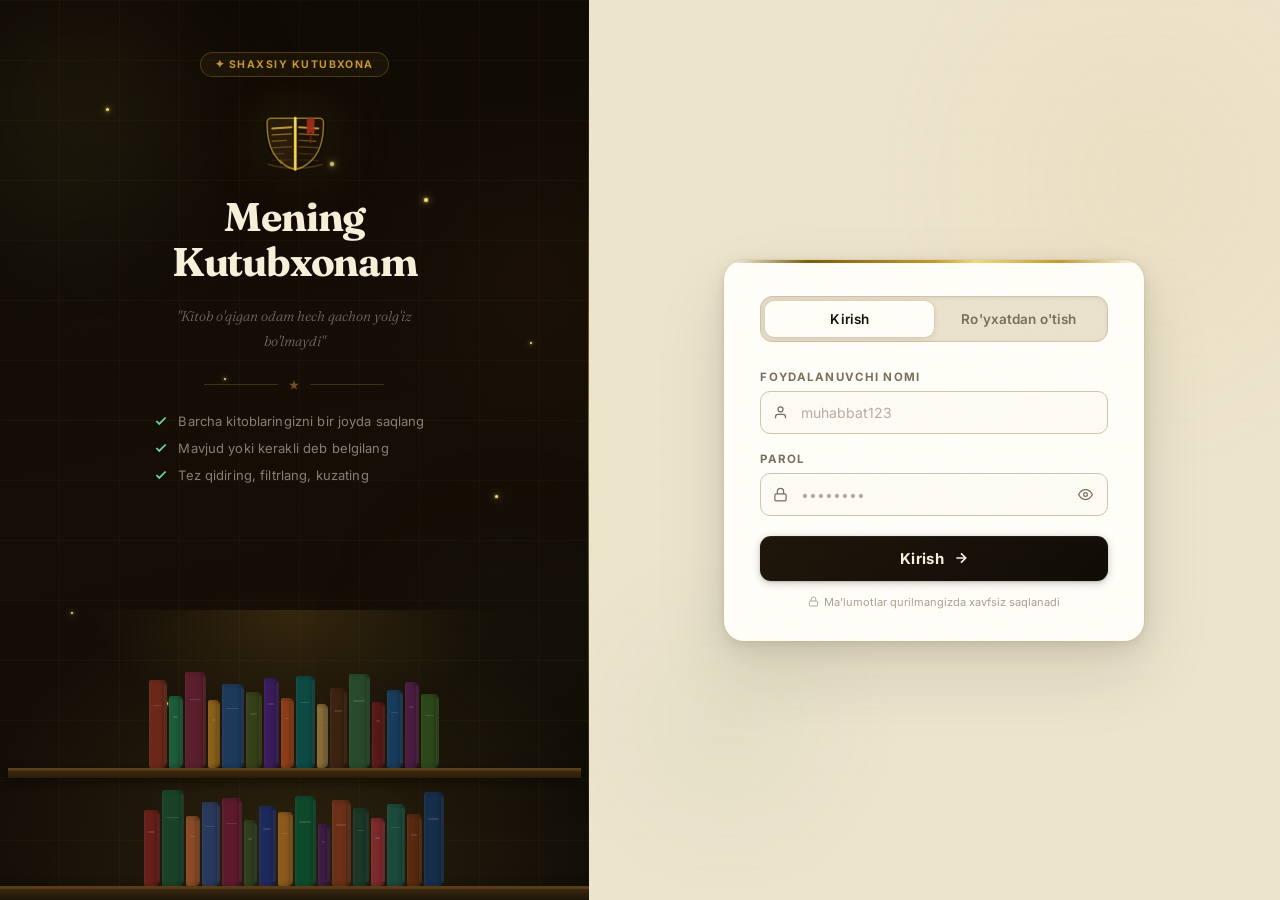
<file: book_makret/index.html>
<!DOCTYPE html>
<html lang="uz" data-theme="dark">
<head>
<meta charset="UTF-8">
<meta name="viewport" content="width=device-width, initial-scale=1.0">
<title>Mening Kutubxonam</title>
<link rel="stylesheet" href="style.css">
</head>
<body>

<!-- Fon dekoratsiyalari (yulduzlar / zarrachalar) -->
<div id="bgDecor" aria-hidden="true"></div>

<header class="site-header">

  <!-- Yon tomonlardagi kitob javonlari -->
  <div class="header-wings" aria-hidden="true">
    <div class="wing wing-l">
      <span style="--h:58px;--c:#6B2818;--w:13px"></span>
      <span style="--h:74px;--c:#1C5C38;--w:16px"></span>
      <span style="--h:44px;--c:#8C4818;--w:11px"></span>
      <span style="--h:68px;--c:#1E3A60;--w:15px"></span>
      <span style="--h:82px;--c:#5A1F2C;--w:14px"></span>
      <span style="--h:52px;--c:#2C4818;--w:12px"></span>
      <span style="--h:70px;--c:#3A1C5C;--w:16px"></span>
      <span style="--h:46px;--c:#7A3018;--w:11px"></span>
      <span style="--h:76px;--c:#0E4A44;--w:14px"></span>
      <span style="--h:60px;--c:#502810;--w:13px"></span>
      <span style="--h:64px;--c:#184028;--w:15px"></span>
      <span style="--h:50px;--c:#401020;--w:12px"></span>
      <span style="--h:78px;--c:#1C3A5C;--w:14px"></span>
      <span style="--h:42px;--c:#6A2010;--w:11px"></span>
    </div>
    <div class="wing wing-r">
      <span style="--h:42px;--c:#6A2010;--w:11px"></span>
      <span style="--h:78px;--c:#1C3A5C;--w:14px"></span>
      <span style="--h:50px;--c:#401020;--w:12px"></span>
      <span style="--h:64px;--c:#184028;--w:15px"></span>
      <span style="--h:60px;--c:#502810;--w:13px"></span>
      <span style="--h:76px;--c:#0E4A44;--w:14px"></span>
      <span style="--h:46px;--c:#7A3018;--w:11px"></span>
      <span style="--h:70px;--c:#3A1C5C;--w:16px"></span>
      <span style="--h:52px;--c:#2C4818;--w:12px"></span>
      <span style="--h:82px;--c:#5A1F2C;--w:14px"></span>
      <span style="--h:68px;--c:#1E3A60;--w:15px"></span>
      <span style="--h:44px;--c:#8C4818;--w:11px"></span>
      <span style="--h:74px;--c:#1C5C38;--w:16px"></span>
      <span style="--h:58px;--c:#6B2818;--w:13px"></span>
    </div>
  </div>

  <div class="header-inner">

    <div class="header-brand">
      <div class="brand-icon">
        <svg width="50" height="43" viewBox="0 0 64 54" fill="none" xmlns="http://www.w3.org/2000/svg">
          <!-- Soya -->
          <path d="M33 52C33 52 9 49 9 15V13C9 11.3 10.3 10 12 10H33V52Z" fill="#060402" opacity=".45"/>
          <path d="M33 52C33 52 57 49 57 15V13C57 11.3 55.7 10 54 10H33V52Z" fill="#040301" opacity=".45"/>
          <!-- Chap muqova -->
          <path d="M33 50C33 50 11 47 11 15V13C11 11.3 12.3 10 14 10H33V50Z" fill="#2A1C0C" stroke="rgba(210,168,52,.62)" stroke-width="1.2" stroke-linejoin="round"/>
          <!-- O'ng muqova -->
          <path d="M33 50C33 50 55 47 55 15V13C55 11.3 53.7 10 52 10H33V50Z" fill="#1C1208" stroke="rgba(210,168,52,.62)" stroke-width="1.2" stroke-linejoin="round"/>
          <!-- Chap sahifa chiziqlari -->
          <line x1="15" y1="18" x2="30" y2="17.1" stroke="#D8B040" stroke-width="1.5" stroke-linecap="round" opacity=".82"/>
          <line x1="15" y1="23" x2="30" y2="22.2" stroke="#D8B040" stroke-width="1.1" stroke-linecap="round" opacity=".52"/>
          <line x1="15" y1="28" x2="26" y2="27.3" stroke="#D8B040" stroke-width="1.1" stroke-linecap="round" opacity=".38"/>
          <line x1="15" y1="33" x2="30" y2="32.3" stroke="#D8B040" stroke-width="1.1" stroke-linecap="round" opacity=".27"/>
          <line x1="15" y1="38" x2="24" y2="37.5" stroke="#D8B040" stroke-width="1.1" stroke-linecap="round" opacity=".18"/>
          <line x1="15" y1="43" x2="30" y2="42.5" stroke="#D8B040" stroke-width="1.1" stroke-linecap="round" opacity=".11"/>
          <!-- O'ng sahifa chiziqlari -->
          <line x1="36" y1="17.1" x2="51" y2="18"  stroke="#D8B040" stroke-width="1.5" stroke-linecap="round" opacity=".82"/>
          <line x1="36" y1="22.2" x2="51" y2="23"  stroke="#D8B040" stroke-width="1.1" stroke-linecap="round" opacity=".52"/>
          <line x1="36" y1="27.3" x2="49" y2="28"  stroke="#D8B040" stroke-width="1.1" stroke-linecap="round" opacity=".38"/>
          <line x1="36" y1="32.3" x2="51" y2="33"  stroke="#D8B040" stroke-width="1.1" stroke-linecap="round" opacity=".27"/>
          <line x1="36" y1="37.5" x2="47" y2="38"  stroke="#D8B040" stroke-width="1.1" stroke-linecap="round" opacity=".18"/>
          <line x1="36" y1="42.5" x2="51" y2="43"  stroke="#D8B040" stroke-width="1.1" stroke-linecap="round" opacity=".11"/>
          <!-- Umurtqa (gradient effekti uchun ikki qatlam) -->
          <line x1="33" y1="10" x2="33" y2="50" stroke="#C0940C" stroke-width="3"   stroke-linecap="round" opacity=".4"/>
          <line x1="33" y1="10" x2="33" y2="50" stroke="#F0D860" stroke-width="1.8" stroke-linecap="round"/>
          <!-- Pastki yoy -->
          <path d="M12 46Q33 52 54 46" stroke="rgba(210,168,52,.22)" stroke-width="1.3" fill="none" stroke-linecap="round"/>
          <!-- Xatchacha (bookmark) -->
          <path d="M48 10L48 24L45 21L42 24L42 10Z" fill="#9E2E18" opacity=".95"/>
          <line x1="45" y1="24" x2="45" y2="29" stroke="#7A2010" stroke-width="1.5" stroke-linecap="round" opacity=".65"/>
          <!-- Bezak yulduzi (muqovada) -->
          <path d="M21 43.5L21.7 41.4L22.4 43.5L24.5 44.2L22.4 44.9L21.7 47L21 44.9L18.9 44.2Z" fill="rgba(210,168,52,.28)"/>
        </svg>
      </div>
      <div class="brand-text">
        <h1>Mening Kutubxonam</h1>
        <p class="brand-sub" id="brandSub">Shaxsiy kitoblar to'plami</p>
      </div>
    </div>

    <!-- Markaziy bezak chizig'i -->
    <div class="header-center" aria-hidden="true">
      <div class="hdr-orn">
        <span class="orn-line"></span>
        <svg class="orn-gem" width="9" height="9" viewBox="0 0 16 16" fill="currentColor"><path d="M8 0 L10 6 L16 8 L10 10 L8 16 L6 10 L0 8 L6 6Z"/></svg>
        <span class="orn-dot"></span>
        <span class="orn-dot"></span>
        <span class="orn-dot"></span>
        <svg class="orn-gem" width="9" height="9" viewBox="0 0 16 16" fill="currentColor"><path d="M8 0 L10 6 L16 8 L10 10 L8 16 L6 10 L0 8 L6 6Z"/></svg>
        <span class="orn-line"></span>
      </div>
    </div>

    <div class="header-right">
      <div class="header-controls">

        <!-- Tun/Kun toggle -->
        <div class="theme-toggle">
          <svg class="t-sun" width="15" height="15" viewBox="0 0 24 24" fill="none" stroke="currentColor" stroke-width="2.2"><circle cx="12" cy="12" r="5"/><line x1="12" y1="1" x2="12" y2="3"/><line x1="12" y1="21" x2="12" y2="23"/><line x1="4.22" y1="4.22" x2="5.64" y2="5.64"/><line x1="18.36" y1="18.36" x2="19.78" y2="19.78"/><line x1="1" y1="12" x2="3" y2="12"/><line x1="21" y1="12" x2="23" y2="12"/><line x1="4.22" y1="19.78" x2="5.64" y2="18.36"/><line x1="18.36" y1="5.64" x2="19.78" y2="4.22"/></svg>
          <button class="t-switch" id="themeToggle" aria-label="Tema almashtirish"><span class="t-knob"></span></button>
          <svg class="t-moon" width="14" height="14" viewBox="0 0 24 24" fill="none" stroke="currentColor" stroke-width="2.2"><path d="M21 12.79A9 9 0 1 1 11.21 3 7 7 0 0 0 21 12.79z"/></svg>
        </div>

        <!-- Foydalanuvchi -->
        <div class="user-badge">
          <div class="user-avatar" id="userAvatar"></div>
          <div class="user-info">
            <span class="user-name" id="userDisplayName"></span>
            <span class="user-username" id="userUsername"></span>
          </div>
          <button class="logout-btn" id="logoutBtn" title="Chiqish">
            <svg width="14" height="14" viewBox="0 0 24 24" fill="none" stroke="currentColor" stroke-width="2.5"><path d="M9 21H5a2 2 0 0 1-2-2V5a2 2 0 0 1 2-2h4"/><polyline points="16 17 21 12 16 7"/><line x1="21" y1="12" x2="9" y2="12"/></svg>
            Chiqish
          </button>
        </div>

      </div><!-- /header-controls -->

      <div class="stats" id="stats">
        <div class="stat">
          <div class="num" id="statAll">0</div>
          <div class="lbl">Jami</div>
        </div>
        <div class="stat bor">
          <div class="num" id="statBor">0</div>
          <div class="lbl">Mavjud</div>
        </div>
        <div class="stat yoq">
          <div class="num" id="statYoq">0</div>
          <div class="lbl">Kerak</div>
        </div>
      </div>
    </div><!-- /header-right -->

  </div><!-- /header-inner -->

  <div class="progress-wrap">
    <div class="progress-track">
      <div class="progress-fill" id="progressFill"></div>
    </div>
    <span class="progress-label" id="progressLabel"></span>
  </div>
</header>

<div class="wrap">

  <form class="addcard" id="addForm">
    <div class="addcard-label">
      <svg width="14" height="14" viewBox="0 0 24 24" fill="none" stroke="currentColor" stroke-width="2.5"><line x1="12" y1="5" x2="12" y2="19"/><line x1="5" y1="12" x2="19" y2="12"/></svg>
      Yangi kitob qo'shish
    </div>
    <div class="row">
      <input type="text" name="title"  placeholder="Kitob nomi..." required autocomplete="off">
      <input type="text" name="author" placeholder="Muallif (ixtiyoriy)" autocomplete="off">
      <select name="status">
        <option value="bor">✓  Mavjud</option>
        <option value="yoq">✗  Kerak</option>
      </select>
      <button type="submit">Qo'shish</button>
    </div>
  </form>

  <div class="toolbar">
    <div class="tabs" id="tabs">
      <button data-f="all" class="active">Barchasi</button>
      <button data-f="bor">Mavjud</button>
      <button data-f="yoq">Kerak</button>
    </div>
    <label class="search-wrap">
      <svg class="search-icon" width="14" height="14" viewBox="0 0 24 24" fill="none" stroke="currentColor" stroke-width="2.5"><circle cx="11" cy="11" r="8"/><line x1="21" y1="21" x2="16.65" y2="16.65"/></svg>
      <input class="search" id="searchBox" type="text" placeholder="Qidirish...">
    </label>
  </div>

  <div class="list" id="list"></div>
  <div class="status-msg" id="statusMsg"></div>

</div>

<!-- Toast xabarlari -->
<div id="toastWrap" aria-live="polite"></div>

<script src="app.js"></script>
</body>
</html>
</file>
<file: book_makret/style.css>
@import url('https://fonts.googleapis.com/css2?family=Fraunces:ital,opsz,wght@0,9..144,300;0,9..144,600;0,9..144,700;1,9..144,300;1,9..144,400&family=Inter:wght@400;500;600;700&display=swap');

/* ═══════════════════════════════
   TOKENS
═══════════════════════════════ */
:root {
  --bg:           #E8DFC8;
  --paper:        #F3ECD8;
  --card:         #FFFEF8;
  --ink:          #17110A;
  --ink-mid:      #38281A;
  --ink-soft:     #7A6E5C;
  --border:       #CEC3A8;
  --border-light: #DDD5BE;

  --gold:         #B8881C;
  --gold-lt:      #EDD98A;
  --gold-dk:      #7A5A0C;

  --green:        #17643A;
  --green-mid:    #249052;
  --green-pale:   #C8E8D4;
  --green-text:   #0E4828;

  --rust:         #963018;
  --rust-pale:    #F0D4CC;
  --rust-text:    #6E2010;

  /* TUNGI MAVZU (moviy) — standart */
  --hdr:    #1C3560;
  --hdr2:   #284878;
  --hdr-g1: rgba(100,180,255,.38);
  --hdr-g2: rgba(60,140,230,.22);

  --bg-g1:   rgba(80,140,255,.16);
  --bg-g2:   rgba(20,80,200,.10);
  --bg-g3:   rgba(40,160,220,.08);
  --bg-g4:   rgba(60,100,240,.07);
  --bg-base: #070F1C;

  --r:   11px;
  --sh1: 0 1px 3px rgba(0,0,0,.07), 0 1px 2px rgba(0,0,0,.04);
  --sh2: 0 4px 16px rgba(0,0,0,.10), 0 2px 4px rgba(0,0,0,.06);
  --sh3: 0 10px 30px rgba(0,0,0,.14), 0 4px 8px rgba(0,0,0,.07);
  --t:   .18s ease;
}

/* ═══════════════════════════════
   KUNDUZGI MAVZU (qaymoq rang)
═══════════════════════════════ */
html[data-theme="day"] {
  --hdr:    #56320E;
  --hdr2:   #6E4018;
  --hdr-g1: rgba(220,170,40,.42);
  --hdr-g2: rgba(50,148,72,.22);

  --bg-g1:   rgba(196,152,48,.10);
  --bg-g2:   rgba(23,100,58,.07);
  --bg-g3:   rgba(140,44,20,.06);
  --bg-g4:   rgba(100,80,40,.04);
  --bg-base: #EDE3CB;
}

*, *::before, *::after { box-sizing: border-box; margin: 0; padding: 0; }
html { scroll-behavior: smooth; }

@keyframes pageLoad {
  from { opacity: 0; transform: translateY(8px); }
  to   { opacity: 1; transform: translateY(0);   }
}

body {
  background:
    radial-gradient(ellipse 110% 55% at 50% -5%,  var(--bg-g1) 0%, transparent 52%),
    radial-gradient(ellipse  70% 55% at  4% 80%,  var(--bg-g2) 0%, transparent 55%),
    radial-gradient(ellipse  60% 45% at 97% 65%,  var(--bg-g3) 0%, transparent 50%),
    radial-gradient(ellipse  80% 40% at 45% 110%, var(--bg-g4) 0%, transparent 50%),
    var(--bg-base);
  color: var(--ink);
  font-family: 'Inter', sans-serif;
  min-height: 100vh;
  padding-bottom: 80px;
  animation: pageLoad .5s ease both;
  transition: background .65s ease;
}

/* ═══════════════════════════════
   FON DEKORATSIYALARI
═══════════════════════════════ */
#bgDecor {
  position: fixed;
  inset: 0;
  pointer-events: none;
  z-index: 0;
  overflow: hidden;
}

/* ── Yulduzlar (tungi moviy) ── */
@keyframes starBlink {
  0%, 100% { opacity: 0;   transform: scale(.3);  }
  45%, 55%  { opacity: .9; transform: scale(1);   }
}
.bg-star {
  position: absolute;
  border-radius: 50%;
  background: rgba(200,220,255,.88);
  box-shadow: 0 0 5px rgba(180,210,255,.7);
  animation: starBlink var(--dur, 4s) ease-in-out infinite var(--d, 0s);
}

/* ── Aurora / Shimoliy yorug'lik (tungi) ── */
@keyframes auroraFloat {
  0%   { transform: translateX(-8%) scaleX(1.1);  opacity: .55; }
  50%  { transform: translateX(5%)  scaleX(1.02); opacity: .85; }
  100% { transform: translateX(-8%) scaleX(1.1);  opacity: .55; }
}
.bg-aurora {
  position: absolute;
  top: -50px; left: -15%; right: -15%;
  height: 270px;
  background: linear-gradient(180deg,
    rgba(0,210,160,.10) 0%,
    rgba(40,120,255,.08) 40%,
    rgba(100,40,220,.05) 70%,
    transparent 100%);
  animation: auroraFloat 16s ease-in-out infinite;
  filter: blur(24px);
  border-radius: 50%;
}
.bg-aurora-2 {
  position: absolute;
  top: 20px; left: -25%; right: -25%;
  height: 200px;
  background: linear-gradient(180deg,
    rgba(0,180,255,.09) 0%,
    rgba(60,80,220,.06) 40%,
    transparent 100%);
  animation: auroraFloat 22s ease-in-out infinite reverse;
  animation-delay: -9s;
  filter: blur(32px);
  border-radius: 50%;
}

/* ── Oy (tungi) ── */
.bg-moon-glow {
  position: absolute;
  top: 40px; right: 100px;
  width: 72px; height: 72px;
  border-radius: 50%;
  box-shadow: -18px 6px 0 2px rgba(200,230,255,.12);
}

/* ── Quyosh nuri (kunduzgi) ── */
@keyframes sunWarm {
  0%, 100% { opacity: .6; transform: scale(1);    }
  50%       { opacity: .9; transform: scale(1.07); }
}
.bg-day-sun {
  position: absolute;
  top: -80px; right: 60px;
  width: 360px; height: 360px;
  background: radial-gradient(circle,
    rgba(255,200,100,.14) 0%,
    rgba(255,160,60,.07)  35%,
    transparent 70%);
  border-radius: 50%;
  animation: sunWarm 12s ease-in-out infinite;
  filter: blur(20px);
}

/* ── Issiqlik qatlami (kunduzgi) ── */
.bg-warmth {
  position: absolute;
  top: 0; left: 0; right: 0;
  height: 280px;
  background: linear-gradient(180deg,
    rgba(220,180,80,.065) 0%,
    transparent 100%);
}

/* ── Issiq chang zarrachalari (kunduzgi) ── */
@keyframes warmDust {
  0%   { opacity: 0;  transform: translateY(0)     scale(.6); }
  25%  { opacity: .5; }
  75%  { opacity: .2; }
  100% { opacity: 0;  transform: translateY(-70px) scale(1);  }
}
.bg-warm-dot {
  position: absolute;
  border-radius: 50%;
  width: var(--s, 3px);
  height: var(--s, 3px);
  background: rgba(180,130,40,.5);
  box-shadow: 0 0 4px rgba(200,160,60,.3);
  animation: warmDust var(--dur, 9s) ease-in-out infinite var(--d, 0s);
}

/* ═══════════════════════════════
   HEADER
═══════════════════════════════ */
.site-header {
  background:
    radial-gradient(ellipse 120% 80% at 15% 110%, var(--hdr-g1) 0%, transparent 55%),
    radial-gradient(ellipse 80%  60% at 95% -10%, var(--hdr-g2) 0%, transparent 50%),
    linear-gradient(150deg, var(--hdr) 0%, var(--hdr2) 100%);
  position: relative;
  overflow: hidden;
  z-index: 2;
  transition: background .65s ease;
}

/* Texture + yuqori highlight */
.site-header::before {
  content: '';
  position: absolute;
  inset: 0;
  background-image:
    radial-gradient(ellipse 70% 50% at 50% -10%, rgba(255,255,255,.09) 0%, transparent 100%),
    repeating-linear-gradient(90deg, transparent 0, transparent 79px, rgba(184,136,28,.05) 79px, rgba(184,136,28,.05) 80px),
    repeating-linear-gradient(0deg,  transparent 0, transparent 79px, rgba(184,136,28,.05) 79px, rgba(184,136,28,.05) 80px);
  pointer-events: none;
}

/* Gold shimmer chiziq */
.site-header::after {
  content: '';
  position: absolute;
  bottom: 0; left: 0; right: 0;
  height: 1.5px;
  background: linear-gradient(90deg, transparent 0%, var(--gold) 25%, var(--gold-lt) 50%, var(--gold) 75%, transparent 100%);
}

/* ═══════════════════════════════
   YON KITOB JAVONLARI
═══════════════════════════════ */
.header-wings {
  position: absolute;
  inset: 0;
  bottom: 28px; /* progress bar ustida to'xtash */
  display: flex;
  justify-content: space-between;
  align-items: flex-end;
  pointer-events: none;
  z-index: 0;
}

.wing {
  display: flex;
  align-items: flex-end;
  gap: 3px;
  flex-shrink: 0;
}

.wing-l {
  padding-left: 10px;
  opacity: .32;
  -webkit-mask-image: linear-gradient(to right,
    rgba(0,0,0,.9) 0%,
    rgba(0,0,0,.7) 40%,
    rgba(0,0,0,.2) 75%,
    transparent 100%);
  mask-image: linear-gradient(to right,
    rgba(0,0,0,.9) 0%,
    rgba(0,0,0,.7) 40%,
    rgba(0,0,0,.2) 75%,
    transparent 100%);
}

.wing-r {
  padding-right: 10px;
  opacity: .32;
  -webkit-mask-image: linear-gradient(to left,
    rgba(0,0,0,.9) 0%,
    rgba(0,0,0,.7) 40%,
    rgba(0,0,0,.2) 75%,
    transparent 100%);
  mask-image: linear-gradient(to left,
    rgba(0,0,0,.9) 0%,
    rgba(0,0,0,.7) 40%,
    rgba(0,0,0,.2) 75%,
    transparent 100%);
}

.wing span {
  display: block;
  width: var(--w, 13px);
  height: var(--h, 56px);
  background: var(--c, #333);
  border-radius: 2px 2px 0 0;
  flex-shrink: 0;
  position: relative;
  box-shadow:
    inset -2px 0 5px rgba(0,0,0,.45),
    inset 1px 0 0 rgba(255,255,255,.07);
  transition: height .3s ease;
}

/* Oltin qopqoq chizig'i */
.wing span::before {
  content: '';
  position: absolute;
  top: 0; left: 1px; right: 1px;
  height: 3px;
  background: rgba(210,168,52,.7);
  border-radius: 2px;
}

/* Umurtqa chizig'i */
.wing span::after {
  content: '';
  position: absolute;
  top: 4px; bottom: 0;
  left: 0;
  width: 2px;
  background: rgba(255,255,255,.08);
  border-radius: 0 0 0 2px;
}

@media (max-width: 1000px) { .header-wings { display: none; } }

/* ─────────────────────────────── */

.header-inner {
  max-width: 960px;
  margin: 0 auto;
  padding: 22px 36px 16px;
  display: flex;
  justify-content: space-between;
  align-items: center;
  flex-wrap: wrap;
  gap: 14px;
  position: relative;
  z-index: 1;
}

.header-right { display: flex; flex-direction: column; align-items: flex-end; gap: 10px; }

.header-controls { display: flex; align-items: center; gap: 12px; }

.header-brand { display: flex; align-items: center; gap: 16px; }

/* Markaziy bezak */
.header-center {
  flex: 1;
  display: flex;
  align-items: center;
  justify-content: center;
  padding: 0 24px;
  min-width: 0;
}
.hdr-orn {
  display: flex;
  align-items: center;
  gap: 8px;
  width: 100%;
  max-width: 340px;
  color: var(--gold);
  opacity: .28;
}
.orn-line {
  flex: 1;
  height: 1px;
  background: linear-gradient(90deg, transparent 0%, rgba(210,168,52,.7) 50%, transparent 100%);
  display: block;
}
.orn-gem {
  flex-shrink: 0;
}
.orn-dot {
  display: block;
  width: 3px;
  height: 3px;
  border-radius: 50%;
  background: rgba(210,168,52,.7);
  flex-shrink: 0;
}

@media (max-width: 900px) { .header-center { display: none; } }

.brand-icon {
  display: flex;
  align-items: center;
  flex-shrink: 0;
  filter: drop-shadow(0 4px 12px rgba(0,0,0,.5)) drop-shadow(0 0 22px rgba(80,160,255,.22));
  transition: filter var(--t);
}
.brand-icon:hover {
  filter: drop-shadow(0 4px 12px rgba(0,0,0,.5)) drop-shadow(0 0 32px rgba(80,160,255,.40));
}
html[data-theme="day"] .brand-icon {
  filter: drop-shadow(0 4px 12px rgba(0,0,0,.5)) drop-shadow(0 0 22px rgba(196,152,48,.22));
}
html[data-theme="day"] .brand-icon:hover {
  filter: drop-shadow(0 4px 12px rgba(0,0,0,.5)) drop-shadow(0 0 32px rgba(196,152,48,.38));
}

.header-brand h1 {
  font-family: 'Fraunces', serif;
  font-weight: 700;
  font-size: 32px;
  color: #F8EFDB;
  letter-spacing: -0.025em;
  line-height: 1.1;
}
.brand-sub {
  font-size: 12px;
  color: rgba(248,239,219,.42);
  margin-top: 6px;
  font-family: 'Fraunces', serif;
  font-style: italic;
  font-weight: 300;
  letter-spacing: .03em;
}

/* ═══════════════════════════════
   TEMA TOGGLE
═══════════════════════════════ */
.theme-toggle {
  display: flex;
  align-items: center;
  gap: 7px;
  color: rgba(248,239,219,.45);
}

.t-sun, .t-moon { flex-shrink: 0; transition: color .4s ease; }

/* Tungi (moviy): oy yorqin */
html[data-theme="dark"] .t-sun  { color: rgba(248,239,219,.28); }
html[data-theme="dark"] .t-moon { color: #90D0FF; }

/* Kunduzgi (qaymoq): quyosh yorqin */
html[data-theme="day"] .t-sun  { color: #E8A820; }
html[data-theme="day"] .t-moon { color: rgba(248,239,219,.28); }

.t-switch {
  width: 42px;
  height: 23px;
  border-radius: 100px;
  background: rgba(255,255,255,.10);
  border: 1px solid rgba(255,255,255,.18);
  position: relative;
  cursor: pointer;
  padding: 0;
  flex-shrink: 0;
  transition: background .35s ease, border-color .35s ease;
}
.t-switch:focus-visible { outline: 2px solid var(--gold); outline-offset: 2px; }

.t-knob {
  position: absolute;
  width: 17px; height: 17px;
  border-radius: 50%;
  top: 2px; left: 2px;
  background: #D0E8FF;
  transition: transform .32s cubic-bezier(.4,0,.2,1), background .32s ease;
  box-shadow: 0 1px 4px rgba(0,0,0,.4);
}

/* Tungi: knob o'ngga (oy tomon) */
html[data-theme="dark"] .t-knob { transform: translateX(19px); background: #B0D0FF; }
html[data-theme="dark"] .t-switch { background: rgba(60,130,255,.25); border-color: rgba(80,160,255,.35); }

/* Kunduzgi: knob chapga (quyosh tomon) */
html[data-theme="day"] .t-knob { transform: translateX(0); background: #F5C840; }
html[data-theme="day"] .t-switch { background: rgba(220,170,40,.20); border-color: rgba(200,150,30,.30); }

/* ═══════════════════════════════
   USER BADGE
═══════════════════════════════ */
.user-badge {
  display: flex;
  align-items: center;
  gap: 10px;
  background: rgba(0,0,0,.20);
  border: 1px solid rgba(255,255,255,.14);
  border-radius: 10px;
  padding: 8px 12px 8px 10px;
  transition: background var(--t);
}
.user-badge:hover { background: rgba(0,0,0,.28); }

.user-avatar {
  width: 32px; height: 32px;
  border-radius: 50%;
  background: linear-gradient(135deg, var(--gold-dk), var(--gold));
  display: flex;
  align-items: center;
  justify-content: center;
  font-family: 'Fraunces', serif;
  font-weight: 700;
  font-size: 14px;
  color: #F8EFDB;
  flex-shrink: 0;
  text-transform: uppercase;
  overflow: hidden;
}

.user-info { display: flex; flex-direction: column; gap: 1px; }
.user-name { font-size: 13px; font-weight: 600; color: #F8EFDB; line-height: 1; }
.user-username { font-size: 11px; color: rgba(248,239,219,.4); line-height: 1; }

.logout-btn {
  background: transparent;
  border: 1px solid rgba(255,255,255,.15);
  border-radius: 7px;
  color: rgba(248,239,219,.55);
  cursor: pointer;
  font-family: 'Inter', sans-serif;
  font-size: 12px;
  font-weight: 600;
  padding: 5px 10px;
  display: flex;
  align-items: center;
  gap: 5px;
  transition: background var(--t), color var(--t), border-color var(--t);
  white-space: nowrap;
}
.logout-btn:hover { background: rgba(150,48,24,.3); border-color: rgba(150,48,24,.5); color: #F4A090; }

/* ═══════════════════════════════
   STATS
═══════════════════════════════ */
.stats { display: flex; gap: 10px; }
.stat {
  background: rgba(0,0,0,.18);
  border: 1px solid rgba(255,255,255,.12);
  border-radius: 10px;
  padding: 12px 20px;
  text-align: center;
  min-width: 76px;
  cursor: default;
  transition: background var(--t), transform var(--t);
}
.stat:hover { background: rgba(0,0,0,.28); transform: translateY(-1px); }
.stat .num {
  font-family: 'Fraunces', serif;
  font-weight: 700;
  font-size: 26px;
  line-height: 1;
  color: #F8EFDB;
  transition: transform var(--t);
}
.stat:hover .num { transform: scale(1.08); }
.stat .lbl {
  font-size: 9.5px;
  text-transform: uppercase;
  letter-spacing: .1em;
  color: rgba(248,239,219,.38);
  margin-top: 4px;
}
.stat.bor .num { color: #70D49A; }
.stat.yoq .num { color: #F49880; }

/* ═══════════════════════════════
   PROGRESS BAR
═══════════════════════════════ */
.progress-wrap {
  max-width: 960px;
  margin: 0 auto;
  padding: 0 36px 22px;
  display: flex;
  align-items: center;
  gap: 14px;
  position: relative;
  z-index: 1;
}
.progress-track {
  flex: 1;
  height: 3px;
  background: rgba(255,255,255,.09);
  border-radius: 100px;
  overflow: hidden;
}
.progress-fill {
  height: 100%;
  background: linear-gradient(90deg, var(--green-mid) 0%, #5CD490 100%);
  border-radius: 100px;
  width: 0%;
  transition: width .7s cubic-bezier(.4,0,.2,1);
  position: relative;
}
/* Yorqin chiziq tugaganda */
.progress-fill.full::after {
  content: '';
  position: absolute;
  right: 0; top: 0; bottom: 0;
  width: 6px;
  background: rgba(255,255,255,.6);
  border-radius: 100px;
  animation: sparkPulse 1.5s ease-in-out infinite;
}
@keyframes sparkPulse {
  0%, 100% { opacity: 0; }
  50% { opacity: 1; }
}
.progress-label {
  font-size: 11px;
  color: rgba(248,239,219,.38);
  white-space: nowrap;
  min-width: 90px;
  text-align: right;
  letter-spacing: .02em;
}

/* ═══════════════════════════════
   MAIN WRAP
═══════════════════════════════ */
.wrap {
  max-width: 960px;
  margin: 0 auto;
  padding: 28px 36px 0;
  position: relative;
  z-index: 2;
}

/* ═══════════════════════════════
   ADD FORM
═══════════════════════════════ */
.addcard {
  background: var(--card);
  border: 1px solid var(--border-light);
  border-radius: var(--r);
  padding: 20px 22px;
  margin-bottom: 20px;
  box-shadow: var(--sh2);
  position: relative;
  overflow: hidden;
  transition: box-shadow var(--t);
}
.addcard:focus-within { box-shadow: var(--sh3); }

.addcard::before {
  content: '';
  position: absolute;
  top: 0; left: 0; right: 0;
  height: 3px;
  background: linear-gradient(90deg, var(--gold-dk), var(--gold), var(--gold-lt), var(--gold));
}

.addcard-label {
  font-size: 11px;
  font-weight: 700;
  text-transform: uppercase;
  letter-spacing: .11em;
  color: var(--ink-soft);
  margin-bottom: 13px;
  display: flex;
  align-items: center;
  gap: 7px;
}
.addcard-label svg { color: var(--gold); flex-shrink: 0; }

.addcard .row { display: flex; gap: 9px; flex-wrap: wrap; }

.addcard input,
.addcard select {
  font-family: 'Inter', sans-serif;
  font-size: 14px;
  padding: 10px 13px;
  border: 1.5px solid var(--border);
  border-radius: 8px;
  background: var(--paper);
  color: var(--ink);
  outline: none;
  transition: border-color var(--t), box-shadow var(--t), background var(--t);
  -webkit-appearance: none;
  appearance: none;
}
.addcard input:focus,
.addcard select:focus {
  border-color: var(--gold);
  background: #fff;
  box-shadow: 0 0 0 3px rgba(184,136,28,.13);
}
.addcard input::placeholder { color: var(--ink-soft); opacity: .65; }
.addcard input[name="title"]  { flex: 1 1 200px; }
.addcard input[name="author"] { flex: 1 1 150px; }
.addcard select               { flex: 0 0 130px; cursor: pointer; }

.addcard button {
  flex: 0 0 auto;
  background: linear-gradient(135deg, #201508 0%, var(--hdr) 100%);
  color: #F8EFDB;
  border: none;
  border-radius: 8px;
  padding: 10px 22px;
  font-family: 'Inter', sans-serif;
  font-weight: 700;
  font-size: 14px;
  cursor: pointer;
  letter-spacing: .01em;
  box-shadow: 0 2px 8px rgba(0,0,0,.22), inset 0 1px 0 rgba(255,255,255,.06);
  transition: transform var(--t), box-shadow var(--t);
  position: relative;
  overflow: hidden;
}
.addcard button::after {
  content: '';
  position: absolute;
  inset: 0;
  background: rgba(255,255,255,0);
  transition: background var(--t);
}
.addcard button:hover { transform: translateY(-1px); box-shadow: 0 5px 16px rgba(0,0,0,.28); }
.addcard button:hover::after { background: rgba(255,255,255,.07); }
.addcard button:active { transform: translateY(0); }

/* ═══════════════════════════════
   TOOLBAR
═══════════════════════════════ */
.toolbar {
  display: flex;
  justify-content: space-between;
  align-items: center;
  flex-wrap: wrap;
  gap: 10px;
  margin-bottom: 14px;
}

.tabs {
  display: flex;
  gap: 2px;
  background: var(--card);
  border: 1px solid var(--border-light);
  border-radius: 10px;
  padding: 3px;
  box-shadow: var(--sh1);
}
.tabs button {
  border: none;
  background: transparent;
  font-family: 'Inter', sans-serif;
  font-size: 13px;
  font-weight: 600;
  padding: 7px 18px;
  border-radius: 8px;
  cursor: pointer;
  color: var(--ink-soft);
  transition: background var(--t), color var(--t), box-shadow var(--t);
  letter-spacing: .01em;
}
.tabs button:hover:not(.active) { background: var(--paper); color: var(--ink); }
.tabs button.active {
  background: var(--ink);
  color: #F8EFDB;
  box-shadow: 0 1px 5px rgba(0,0,0,.18);
}

.search-wrap {
  position: relative;
  display: flex;
  align-items: center;
  cursor: text;
}
.search-icon {
  position: absolute;
  left: 11px;
  color: var(--ink-soft);
  pointer-events: none;
  flex-shrink: 0;
}
.search {
  font-family: 'Inter', sans-serif;
  font-size: 13px;
  padding: 9px 13px 9px 33px;
  border: 1.5px solid var(--border);
  border-radius: 9px;
  width: 210px;
  background: var(--card);
  color: var(--ink);
  outline: none;
  box-shadow: var(--sh1);
  transition: border-color var(--t), box-shadow var(--t), width .25s cubic-bezier(.4,0,.2,1);
}
.search:focus {
  border-color: var(--gold);
  box-shadow: 0 0 0 3px rgba(184,136,28,.13);
  width: 250px;
}
.search::placeholder { color: var(--ink-soft); opacity: .65; }

/* ═══════════════════════════════
   BOOK LIST
═══════════════════════════════ */
.list { display: flex; flex-direction: column; gap: 7px; }

@keyframes fadeUp {
  from { opacity: 0; transform: translateY(10px); }
  to   { opacity: 1; transform: translateY(0); }
}

.book {
  background: var(--card);
  border: 1px solid var(--border-light);
  border-radius: 10px;
  display: grid;
  grid-template-columns: 50px 1fr auto auto;
  align-items: stretch;
  overflow: hidden;
  box-shadow: var(--sh1);
  transition: box-shadow .2s ease, transform .2s ease;
  animation: fadeUp .22s ease both;
  cursor: default;
}

/* "Javondan tortib oling" effekti */
.book:hover {
  box-shadow: -7px 7px 24px rgba(0,0,0,.12), var(--sh1);
  transform: translateX(5px) translateY(-2px);
}

/* SPINE */
.book-spine {
  display: flex;
  align-items: center;
  justify-content: center;
  font-family: 'Fraunces', serif;
  font-size: 13px;
  font-weight: 700;
  color: rgba(255,255,255,.75);
  user-select: none;
  min-height: 60px;
  transition: filter var(--t);
}
.book:hover .book-spine { filter: brightness(1.12); }
.book.bor .book-spine { background: linear-gradient(175deg, #1A6B3E 0%, #27A05C 100%); }
.book.yoq .book-spine { background: linear-gradient(175deg, #6E5010 0%, var(--gold) 100%); }

/* CONTENT */
.book-body { padding: 13px 15px; min-width: 0; display: flex; flex-direction: column; justify-content: center; }
.book .title {
  font-family: 'Fraunces', serif;
  font-weight: 600;
  font-size: 15.5px;
  line-height: 1.3;
  color: var(--ink);
  white-space: nowrap;
  overflow: hidden;
  text-overflow: ellipsis;
}
.book .author {
  font-family: 'Fraunces', serif;
  font-size: 12px;
  font-style: italic;
  font-weight: 300;
  color: var(--ink-soft);
  margin-top: 3px;
  white-space: nowrap;
  overflow: hidden;
  text-overflow: ellipsis;
}

/* STATUS BADGE */
.stamp {
  font-family: 'Inter', sans-serif;
  font-weight: 700;
  font-size: 10px;
  letter-spacing: .09em;
  padding: 0 16px;
  border: none;
  cursor: pointer;
  white-space: nowrap;
  display: flex;
  align-items: center;
  justify-content: center;
  gap: 5px;
  transition: filter var(--t);
  flex-shrink: 0;
}
.stamp:hover { filter: brightness(.93); }
.book.bor .stamp { background: var(--green-pale); color: var(--green-text); }
.book.yoq .stamp { background: var(--rust-pale);  color: var(--rust-text);  }

/* DELETE */
.del {
  display: flex;
  align-items: center;
  justify-content: center;
  background: transparent;
  border: none;
  color: var(--border);
  cursor: pointer;
  font-size: 20px;
  width: 44px;
  opacity: 0;
  transition: color var(--t), background var(--t), opacity var(--t);
  flex-shrink: 0;
}
.book:hover .del { opacity: 1; }
.del:hover { color: var(--rust); background: var(--rust-pale); }

/* ═══════════════════════════════
   EMPTY STATE
═══════════════════════════════ */
.empty { text-align: center; padding: 72px 20px; }
.empty-icon {
  font-size: 58px;
  display: block;
  margin: 0 auto 18px;
  filter: drop-shadow(0 4px 10px rgba(0,0,0,.10));
}
.empty-title {
  font-family: 'Fraunces', serif;
  font-size: 20px;
  font-weight: 600;
  color: rgba(248,239,219,.82);
  margin-bottom: 8px;
}
.empty-sub {
  font-size: 13px;
  color: rgba(248,239,219,.42);
  font-style: italic;
  max-width: 280px;
  margin: 0 auto;
  line-height: 1.7;
}

/* Kunduzgi rejimda empty matn ranglarini to'g'irlash */
html[data-theme="day"] .empty-title { color: var(--ink); }
html[data-theme="day"] .empty-sub   { color: var(--ink-soft); }

/* Klaviatura yorlig'i ko'rsatgichi */
.kbd-hint {
  margin-top: 18px;
  font-size: 12px;
  color: rgba(248,239,219,.28);
  display: flex;
  align-items: center;
  justify-content: center;
  gap: 6px;
}
html[data-theme="day"] .kbd-hint { color: var(--ink-soft); opacity: .5; }

kbd {
  display: inline-flex;
  align-items: center;
  justify-content: center;
  border: 1px solid rgba(248,239,219,.25);
  border-radius: 4px;
  padding: 1px 7px;
  font-family: 'Inter', sans-serif;
  font-size: 11px;
  font-weight: 700;
  letter-spacing: .05em;
  background: rgba(255,255,255,.06);
  color: rgba(248,239,219,.6);
  box-shadow: 0 1px 2px rgba(0,0,0,.2), inset 0 -1px 0 rgba(0,0,0,.2);
}
html[data-theme="day"] kbd {
  border-color: rgba(60,40,10,.25);
  background: rgba(0,0,0,.06);
  color: var(--ink-soft);
  box-shadow: 0 1px 2px rgba(0,0,0,.12), inset 0 -1px 0 rgba(0,0,0,.1);
}

/* ═══════════════════════════════
   STATUS MSG
═══════════════════════════════ */
.status-msg {
  font-size: 12px;
  color: rgba(248,239,219,.35);
  text-align: center;
  margin-top: 20px;
  min-height: 18px;
}
html[data-theme="day"] .status-msg { color: var(--ink-soft); opacity: .6; }

/* ═══════════════════════════════
   TOAST XABARLARI
═══════════════════════════════ */
#toastWrap {
  position: fixed;
  bottom: 36px;
  left: 50%;
  transform: translateX(-50%);
  display: flex;
  flex-direction: column;
  align-items: center;
  gap: 8px;
  z-index: 9999;
  pointer-events: none;
}

@keyframes toastIn  { from { opacity:0; transform: translateY(14px) scale(.94); } to { opacity:1; transform: translateY(0) scale(1); } }
@keyframes toastOut { from { opacity:1; } to { opacity:0; transform: scale(.92) translateY(4px); } }

.toast {
  background: #12213A;
  color: #D8ECFF;
  border: 1px solid rgba(80,160,255,.22);
  border-radius: 10px;
  padding: 11px 22px;
  font-size: 13px;
  font-weight: 600;
  box-shadow: 0 6px 24px rgba(0,0,30,.5), 0 1px 4px rgba(0,0,0,.2);
  white-space: nowrap;
  animation: toastIn .22s ease both;
  letter-spacing: .01em;
}
.toast.toast-add      { background: #0E2418; color: #A0E8C0; border-color: rgba(45,160,90,.35); }
.toast.toast-del      { background: #220E08; color: #F4A090; border-color: rgba(160,50,24,.35); }
.toast.toast-switch   { background: #1A1206; color: #F0D870; border-color: rgba(210,168,52,.3); }
.toast.toast-milestone{ background: #0A1A0E; color: #80F0B0; border-color: rgba(50,200,100,.35);
                        font-size: 14px; padding: 13px 26px; }
.toast.hide { animation: toastOut .2s ease forwards; }

/* ═══════════════════════════════
   SCROLLBAR
═══════════════════════════════ */
::-webkit-scrollbar { width: 5px; }
::-webkit-scrollbar-track { background: var(--bg-base); }
::-webkit-scrollbar-thumb { background: rgba(196,152,48,.25); border-radius: 10px; }
::-webkit-scrollbar-thumb:hover { background: rgba(196,152,48,.45); }

/* ═══════════════════════════════
   RESPONSIVE
═══════════════════════════════ */
@media (max-width: 780px) {
  .header-inner    { padding: 18px 18px 14px; flex-direction: column; align-items: flex-start; }
  .header-right    { align-items: flex-start; flex-direction: row; flex-wrap: wrap; width: 100%; }
  .header-controls { flex-wrap: wrap; gap: 8px; }
  .progress-wrap   { padding: 0 18px 14px; }
  .wrap            { padding: 16px 16px 0; }
  .header-brand h1 { font-size: 22px; }
  .stats           { gap: 6px; }
  .stat            { padding: 8px 10px; min-width: 56px; }
  .stat .num       { font-size: 18px; }
  .user-badge      { padding: 6px 10px 6px 8px; }
  .user-username   { display: none; }
  .book            { grid-template-columns: 40px 1fr auto 38px; }
  .stamp           { padding: 0 10px; font-size: 9px; }
  .del             { width: 38px; }
  .search          { width: 150px; }
  .search:focus    { width: 150px; }
  .tabs button     { padding: 6px 12px; font-size: 12px; }
}
</file>
<file: book_makret/auth.css>
@import url('https://fonts.googleapis.com/css2?family=Fraunces:ital,opsz,wght@0,9..144,300;0,9..144,600;0,9..144,700;1,9..144,300;1,9..144,400&family=Inter:wght@400;500;600;700&display=swap');

:root {
  --bg:       #EDE4CC;
  --card:     #FFFEF8;
  --ink:      #17110A;
  --ink-mid:  #38281A;
  --ink-soft: #7A6E5C;
  --border:   #D0C4A8;
  --gold:     #C49830;
  --gold-lt:  #F0D878;
  --gold-dk:  #7A5C0C;
  --green:    #17643A;
  --rust:     #963018;
  --hdr:      #0D0A05;
  --t: .2s ease;
}

*, *::before, *::after { box-sizing: border-box; margin: 0; padding: 0; }
html, body { height: 100%; }

body {
  font-family: 'Inter', sans-serif;
  background: var(--hdr);
  color: var(--ink);
  min-height: 100vh;
  display: flex;
}

/* ═══════════════════════════════════════
   LAYOUT
═══════════════════════════════════════ */
.auth-layout {
  display: flex;
  width: 100%;
  min-height: 100vh;
}

/* ═══════════════════════════════════════
   CHAP PANEL
═══════════════════════════════════════ */
.auth-panel {
  flex: 0 0 46%;
  position: relative;
  overflow: hidden;
  display: flex;
  flex-direction: column;
  align-items: center;
  background:
    radial-gradient(ellipse 90% 50% at 50% 95%,  rgba(196,152,48,.14) 0%, transparent 60%),
    radial-gradient(ellipse 60% 40% at 10% 20%,  rgba(30,90,55,.07)   0%, transparent 55%),
    radial-gradient(ellipse 50% 35% at 90% 30%,  rgba(120,60,16,.06)  0%, transparent 55%),
    linear-gradient(168deg, #0E0A05 0%, #160E06 50%, #100D07 100%);
}

/* Nozik grid tekstura */
.auth-panel::before {
  content: '';
  position: absolute;
  inset: 0;
  background-image:
    repeating-linear-gradient(90deg, transparent 0, transparent 59px, rgba(196,152,48,.04) 59px, rgba(196,152,48,.04) 60px),
    repeating-linear-gradient(0deg, transparent 0, transparent 59px, rgba(196,152,48,.04) 59px, rgba(196,152,48,.04) 60px);
  pointer-events: none;
}

/* Oltin bo'linish chizig'i */
.auth-panel::after {
  content: '';
  position: absolute;
  right: 0; top: 0; bottom: 0;
  width: 1px;
  background: linear-gradient(180deg,
    transparent 0%,
    rgba(196,152,48,.2) 20%,
    rgba(240,216,120,.5) 50%,
    rgba(196,152,48,.2) 80%,
    transparent 100%
  );
}

/* ── Ambient glow blobs ── */
.glow-blob {
  position: absolute;
  border-radius: 50%;
  pointer-events: none;
  filter: blur(60px);
}
.glow-1 {
  width: 320px; height: 320px;
  background: radial-gradient(circle, rgba(196,152,48,.10) 0%, transparent 70%);
  top: -60px; left: -80px;
  animation: blobDrift 14s ease-in-out infinite;
}
.glow-2 {
  width: 280px; height: 280px;
  background: radial-gradient(circle, rgba(30,100,58,.08) 0%, transparent 70%);
  bottom: 120px; right: -60px;
  animation: blobDrift 18s ease-in-out infinite reverse;
}
@keyframes blobDrift {
  0%, 100% { transform: translate(0,0); }
  33%       { transform: translate(24px, -20px); }
  66%       { transform: translate(-16px, 28px); }
}

/* ── Particles ── */
.particle {
  position: absolute;
  left: var(--x);
  top:  var(--y);
  width:  var(--s, 3px);
  height: var(--s, 3px);
  border-radius: 50%;
  background: var(--gold-lt);
  box-shadow: 0 0 8px var(--gold-lt), 0 0 3px var(--gold-lt);
  animation: twinkle 5s ease-in-out infinite;
  animation-delay: var(--d, 0s);
  pointer-events: none;
}
@keyframes twinkle {
  0%, 100% { opacity: 0;   transform: scale(.3); }
  45%, 55% { opacity: .65; transform: scale(1);  }
}

/* ── Branding content ── */
.panel-content {
  position: relative;
  z-index: 2;
  display: flex;
  flex-direction: column;
  align-items: center;
  text-align: center;
  padding: 52px 44px 32px;
  flex: 1;
}

.panel-badge {
  display: inline-flex;
  align-items: center;
  gap: 6px;
  font-size: 10.5px;
  font-weight: 700;
  text-transform: uppercase;
  letter-spacing: .14em;
  color: var(--gold);
  border: 1px solid rgba(196,152,48,.3);
  border-radius: 100px;
  padding: 5px 14px;
  margin-bottom: 28px;
  background: rgba(196,152,48,.06);
}

.panel-icon {
  display: flex;
  align-items: center;
  justify-content: center;
  margin-bottom: 20px;
  filter: drop-shadow(0 8px 22px rgba(0,0,0,.65)) drop-shadow(0 0 28px rgba(196,152,48,.22));
  animation: iconPulse 4s ease-in-out infinite;
}
@keyframes iconPulse {
  0%, 100% { filter: drop-shadow(0 8px 20px rgba(0,0,0,.6)) drop-shadow(0 0 20px rgba(196,152,48,.15)); }
  50%       { filter: drop-shadow(0 8px 20px rgba(0,0,0,.6)) drop-shadow(0 0 40px rgba(196,152,48,.30)); }
}

.panel-title {
  font-family: 'Fraunces', serif;
  font-weight: 700;
  font-size: 40px;
  color: #F8EFDB;
  line-height: 1.12;
  letter-spacing: -0.03em;
  margin-bottom: 18px;
}

.panel-quote {
  font-family: 'Fraunces', serif;
  font-style: italic;
  font-weight: 300;
  font-size: 14px;
  color: rgba(248,239,219,.42);
  line-height: 1.75;
  max-width: 280px;
  margin-bottom: 24px;
  transition: opacity .5s ease;
  min-height: 52px;
  display: flex;
  align-items: center;
  justify-content: center;
}

.panel-divider {
  display: flex;
  align-items: center;
  gap: 10px;
  margin-bottom: 22px;
  color: rgba(196,152,48,.35);
  width: 180px;
}
.panel-divider span {
  flex: 1;
  height: 1px;
  background: rgba(196,152,48,.25);
  border-radius: 1px;
}
.panel-divider svg { flex-shrink: 0; color: rgba(196,152,48,.5); }

.panel-features {
  list-style: none;
  display: flex;
  flex-direction: column;
  gap: 11px;
  text-align: left;
  width: 100%;
  max-width: 280px;
}
.panel-features li {
  display: flex;
  align-items: center;
  gap: 10px;
  font-size: 13px;
  color: rgba(248,239,219,.5);
  letter-spacing: .01em;
}
.panel-features li svg { flex-shrink: 0; }

/* ═══════════════════════════════════════
   KITOB JAVONI
═══════════════════════════════════════ */
.bookshelf {
  position: relative;
  width: 100%;
  padding: 0 12px;
  z-index: 2;
}

/* Chiroq glow */
.shelf-lamp {
  position: absolute;
  top: -50px;
  left: 50%;
  transform: translateX(-50%);
  width: 70%;
  height: 110px;
  background: radial-gradient(ellipse at 50% 0%,
    rgba(210,160,50,.16) 0%,
    rgba(210,160,50,.06) 40%,
    transparent 70%
  );
  pointer-events: none;
}

/* Kitoblar qatori */
.shelf-row {
  display: flex;
  align-items: flex-end;
  justify-content: center;
  gap: 2px;
  padding: 0 4px;
  height: 108px;
}

/* Bitta kitob */
.bk {
  width:  var(--w, 16px);
  height: var(--h, 80px);
  background: var(--bg, #444);
  border-radius: 2px 5px 5px 2px;
  position: relative;
  flex-shrink: 0;
  cursor: default;
  transition: transform .22s ease, filter .22s ease, box-shadow .22s ease;
  box-shadow:
    inset -3px 0 5px rgba(0,0,0,.35),
    inset  1px 0 3px rgba(255,255,255,.07);
}
/* Sahifa uchi */
.bk::before {
  content: '';
  position: absolute;
  right: 0; top: 4px; bottom: 4px;
  width: 3px;
  background: rgba(255,255,255,.06);
  border-radius: 0 2px 2px 0;
}
/* Sarlavha chizig'i */
.bk::after {
  content: '';
  position: absolute;
  left: 4px; right: 5px;
  top: 28%;
  height: 1.5px;
  background: rgba(255,255,255,.11);
  border-radius: 1px;
}
.bk:hover {
  transform: translateY(-7px) scale(1.04);
  filter: brightness(1.25);
  box-shadow:
    inset -3px 0 5px rgba(0,0,0,.35),
    inset  1px 0 3px rgba(255,255,255,.07),
    0 10px 20px rgba(0,0,0,.5);
  z-index: 1;
}

/* Javon taxta */
.shelf-plank {
  height: 10px;
  background: linear-gradient(180deg, #3E2A10 0%, #2A1C08 100%);
  border-top: 2px solid #5C3E18;
  box-shadow: 0 4px 10px rgba(0,0,0,.5), inset 0 1px 0 rgba(255,255,255,.05);
  margin: 0 -4px;
}
.shelf-base {
  height: 14px;
  background: linear-gradient(180deg, #3A2810 0%, #1E1408 100%);
  border-top: 3px solid #5A3C16;
  box-shadow: 0 6px 14px rgba(0,0,0,.6);
  margin: 0 -12px;
}

/* ═══════════════════════════════════════
   O'NG PANEL
═══════════════════════════════════════ */
.auth-right {
  flex: 1;
  display: flex;
  align-items: center;
  justify-content: center;
  padding: 40px 32px;
  background:
    radial-gradient(ellipse 70% 60% at 80% 20%, rgba(196,152,48,.06) 0%, transparent 55%),
    radial-gradient(ellipse 50% 40% at 20% 80%, rgba(30,90,55,.04)   0%, transparent 50%),
    var(--bg);
  background-image:
    radial-gradient(ellipse 70% 60% at 80% 20%, rgba(196,152,48,.06) 0%, transparent 55%),
    radial-gradient(ellipse 50% 40% at 20% 80%, rgba(30,90,55,.04)   0%, transparent 50%),
    repeating-linear-gradient(0deg, transparent, transparent 31px, rgba(23,17,10,.018) 32px);
}

/* Mobileda ko'rinuvchi kichik logo */
.auth-logo-sm {
  display: none;
  font-family: 'Fraunces', serif;
  font-weight: 700;
  font-size: 18px;
  color: var(--ink);
  text-align: center;
  margin-bottom: 32px;
  letter-spacing: -0.01em;
  align-items: center;
  justify-content: center;
  gap: 10px;
  filter: drop-shadow(0 2px 4px rgba(0,0,0,.15));
}

/* ── Karta ── */
.auth-card {
  width: 100%;
  max-width: 420px;
  background: var(--card);
  border-radius: 20px;
  padding: 36px 36px 32px;
  position: relative;
  overflow: hidden;
  box-shadow:
    0 0 0 1px rgba(196,152,48,.12),
    0 2px 8px rgba(23,17,10,.06),
    0 8px 24px rgba(23,17,10,.09),
    0 32px 72px rgba(23,17,10,.10);
  animation: cardIn .4s cubic-bezier(.4,0,.2,1) both;
}
@keyframes cardIn {
  from { opacity: 0; transform: translateY(20px) scale(.98); }
  to   { opacity: 1; transform: translateY(0)    scale(1);   }
}

/* Oltin tepa chizig'i */
.auth-card::before {
  content: '';
  position: absolute;
  top: 0; left: 0; right: 0;
  height: 3px;
  background: linear-gradient(90deg, transparent, var(--gold-dk) 20%, var(--gold) 50%, var(--gold-lt) 60%, var(--gold) 80%, transparent);
}

/* Nozik kagaz tekstura */
.auth-card::after {
  content: '';
  position: absolute;
  inset: 0;
  background-image: url("data:image/svg+xml,%3Csvg width='100' height='100' xmlns='http://www.w3.org/2000/svg'%3E%3Cfilter id='n'%3E%3CfeTurbulence type='fractalNoise' baseFrequency='0.9' numOctaves='4'/%3E%3C/filter%3E%3Crect width='100%25' height='100%25' filter='url(%23n)' opacity='0.018'/%3E%3C/svg%3E");
  pointer-events: none;
  border-radius: 20px;
}

/* ═══════════════════════════════════════
   TABLAR
═══════════════════════════════════════ */
.auth-tabs {
  position: relative;
  display: flex;
  background: #EBE2CC;
  border: 1px solid var(--border);
  border-radius: 12px;
  padding: 4px;
  margin-bottom: 28px;
  box-shadow: inset 0 1px 4px rgba(0,0,0,.07);
}

.auth-tab {
  flex: 1;
  border: none;
  background: transparent;
  font-family: 'Inter', sans-serif;
  font-size: 13.5px;
  font-weight: 600;
  padding: 10px 14px;
  border-radius: 9px;
  cursor: pointer;
  color: var(--ink-soft);
  position: relative;
  z-index: 1;
  transition: color var(--t);
  letter-spacing: .01em;
}
.auth-tab.active { color: var(--ink); }

.tab-slider {
  position: absolute;
  top: 4px; left: 4px;
  height: calc(100% - 8px);
  width: calc(50% - 4px);
  background: var(--card);
  border-radius: 9px;
  box-shadow: 0 1px 6px rgba(0,0,0,.12), 0 0 0 .5px rgba(196,152,48,.15);
  transition: transform .25s cubic-bezier(.4,0,.2,1);
  pointer-events: none;
}
.tab-slider.right { transform: translateX(100%); }

/* ═══════════════════════════════════════
   FORMA
═══════════════════════════════════════ */
.auth-form {
  display: none;
  flex-direction: column;
  gap: 18px;
}
.auth-form.active {
  display: flex;
  animation: formIn .24s ease both;
}
@keyframes formIn {
  from { opacity: 0; transform: translateY(6px); }
  to   { opacity: 1; transform: translateY(0);   }
}

.field { display: flex; flex-direction: column; gap: 7px; }

.field-label {
  font-size: 11.5px;
  font-weight: 700;
  text-transform: uppercase;
  letter-spacing: .10em;
  color: var(--ink-soft);
}

.field-hint {
  font-size: 11px;
  color: var(--ink-soft);
  opacity: .75;
}

/* ── Input ── */
.input-wrap {
  position: relative;
  display: flex;
  align-items: center;
}

.input-icon {
  position: absolute;
  left: 13px;
  color: var(--ink-soft);
  pointer-events: none;
  transition: color var(--t);
  flex-shrink: 0;
}
.input-wrap:focus-within .input-icon { color: var(--gold-dk); }

.input-wrap input {
  width: 100%;
  font-family: 'Inter', sans-serif;
  font-size: 14px;
  padding: 12px 42px 12px 40px;
  border: 1.5px solid var(--border);
  border-radius: 10px;
  background: #FDFBF4;
  color: var(--ink);
  outline: none;
  transition: border-color var(--t), box-shadow var(--t), background var(--t);
}
.input-wrap input:focus {
  border-color: var(--gold);
  background: #fff;
  box-shadow: 0 0 0 3.5px rgba(196,152,48,.12);
}
.input-wrap input::placeholder { color: var(--ink-soft); opacity: .55; }

/* Eye button */
.eye-btn {
  position: absolute;
  right: 10px;
  background: transparent;
  border: none;
  cursor: pointer;
  color: var(--ink-soft);
  padding: 5px;
  display: flex;
  align-items: center;
  border-radius: 6px;
  transition: color var(--t), background var(--t);
}
.eye-btn:hover { color: var(--ink); background: rgba(23,17,10,.05); }

/* ── Xato xabari ── */
.error-box {
  font-size: 12.5px;
  color: var(--rust);
  background: #F8E8E2;
  border: 1px solid rgba(150,48,24,.2);
  border-left: 3px solid var(--rust);
  border-radius: 8px;
  padding: 10px 14px;
  line-height: 1.55;
  display: none;
  animation: shake .3s ease;
}
.error-box.visible { display: block; }
@keyframes shake {
  0%, 100% { transform: translateX(0); }
  25%       { transform: translateX(-5px); }
  75%       { transform: translateX(5px); }
}

/* ── Submit tugmasi ── */
.submit-btn {
  width: 100%;
  background: linear-gradient(135deg, #1E1408 0%, var(--hdr) 100%);
  color: #F8EFDB;
  border: none;
  border-radius: 11px;
  padding: 13px 22px;
  font-family: 'Inter', sans-serif;
  font-weight: 700;
  font-size: 15px;
  cursor: pointer;
  display: flex;
  align-items: center;
  justify-content: center;
  gap: 9px;
  letter-spacing: .025em;
  position: relative;
  overflow: hidden;
  box-shadow:
    0 2px 8px rgba(0,0,0,.22),
    0 1px 2px rgba(0,0,0,.15),
    inset 0 1px 0 rgba(255,255,255,.06);
  transition: transform var(--t), box-shadow var(--t);
  margin-top: 2px;
}
/* Shimmer effect */
.submit-btn::after {
  content: '';
  position: absolute;
  inset: 0;
  background: linear-gradient(105deg, transparent 40%, rgba(255,255,255,.06) 50%, transparent 60%);
  transform: translateX(-100%);
  transition: transform .5s ease;
}
.submit-btn:hover {
  transform: translateY(-2px);
  box-shadow: 0 6px 20px rgba(0,0,0,.3), 0 2px 6px rgba(0,0,0,.15);
}
.submit-btn:hover::after { transform: translateX(100%); }
.submit-btn:active        { transform: translateY(0); }
.submit-btn:disabled      { opacity: .6; cursor: default; transform: none; }
.submit-btn:disabled::after { display: none; }

/* ── Privacy note ── */
.form-note {
  font-size: 11px;
  color: var(--ink-soft);
  text-align: center;
  display: flex;
  align-items: center;
  justify-content: center;
  gap: 5px;
  opacity: .65;
  margin-top: -4px;
}

/* ═══════════════════════════════════════
   MOBIL
═══════════════════════════════════════ */
@media (max-width: 680px) {
  .auth-panel   { display: none; }
  .auth-logo-sm { display: flex; }
  .auth-right   {
    padding: 48px 20px 40px;
    background: var(--bg);
    background-image:
      repeating-linear-gradient(0deg, transparent, transparent 31px, rgba(23,17,10,.018) 32px);
    align-items: flex-start;
  }
  .auth-card { max-width: 100%; padding: 28px 24px 24px; border-radius: 16px; }
}

@media (min-width: 681px) and (max-width: 900px) {
  .auth-panel  { flex: 0 0 38%; }
  .panel-title { font-size: 30px; }
  .panel-content { padding: 40px 28px 24px; }
  .auth-card   { padding: 28px 28px 24px; }
}

/* ═══════════════════════════════════════
   GOOGLE SIGN-IN CARD
═══════════════════════════════════════ */
.google-card { text-align: center; }

/* Sarlavha */
.google-header {
  display: flex;
  flex-direction: column;
  align-items: center;
  margin-bottom: 32px;
}
.google-welcome-icon {
  font-size: 42px;
  margin-bottom: 12px;
  filter: drop-shadow(0 4px 12px rgba(0,0,0,.12));
}
.google-title {
  font-family: 'Fraunces', Georgia, serif;
  font-size: 26px;
  font-weight: 700;
  color: var(--ink);
  letter-spacing: -0.02em;
  margin-bottom: 8px;
}
.google-sub {
  font-size: 13px;
  color: var(--ink-soft);
  line-height: 1.55;
  max-width: 270px;
}

/* Button wrap */
.google-btn-wrap {
  display: flex;
  flex-direction: column;
  align-items: center;
  min-height: 48px;
  margin-bottom: 28px;
}

/* Google renders a button inside #googleBtnContainer — center it */
#googleBtnContainer {
  display: flex;
  justify-content: center;
}

/* Yuklanmoqda holati */
.google-loading {
  display: flex;
  align-items: center;
  justify-content: center;
  gap: 10px;
  font-size: 13px;
  color: var(--ink-soft);
}
.g-spinner {
  width: 18px; height: 18px;
  border: 2.5px solid var(--border);
  border-top-color: var(--gold);
  border-radius: 50%;
  animation: gSpin .7s linear infinite;
}
@keyframes gSpin { to { transform: rotate(360deg); } }

/* Ogohlantirish */
.google-setup-warn {
  display: flex;
  align-items: flex-start;
  gap: 10px;
  background: rgba(150,48,24,.07);
  border: 1px solid rgba(150,48,24,.18);
  border-left: 3px solid var(--rust);
  border-radius: 9px;
  padding: 12px 16px;
  text-align: left;
  color: var(--rust);
  font-size: 12.5px;
  line-height: 1.55;
  max-width: 320px;
}
.google-setup-warn svg { flex-shrink: 0; margin-top: 1px; }
.google-setup-warn div { display: flex; flex-direction: column; gap: 2px; }
.google-setup-warn strong { display: block; font-size: 13px; color: var(--ink); }
.google-setup-warn span  { color: var(--ink-soft); }
.google-setup-warn code  { font-family: 'Courier New', monospace; background: rgba(0,0,0,.06); padding: 1px 5px; border-radius: 4px; font-size: 11.5px; color: var(--gold-dk); }

/* Ajratuvchi */
.google-divider {
  display: flex;
  align-items: center;
  gap: 10px;
  margin-bottom: 20px;
  color: rgba(23,17,10,.2);
}
.google-divider span {
  flex: 1;
  height: 1px;
  background: var(--border);
  opacity: .5;
}
</file>
